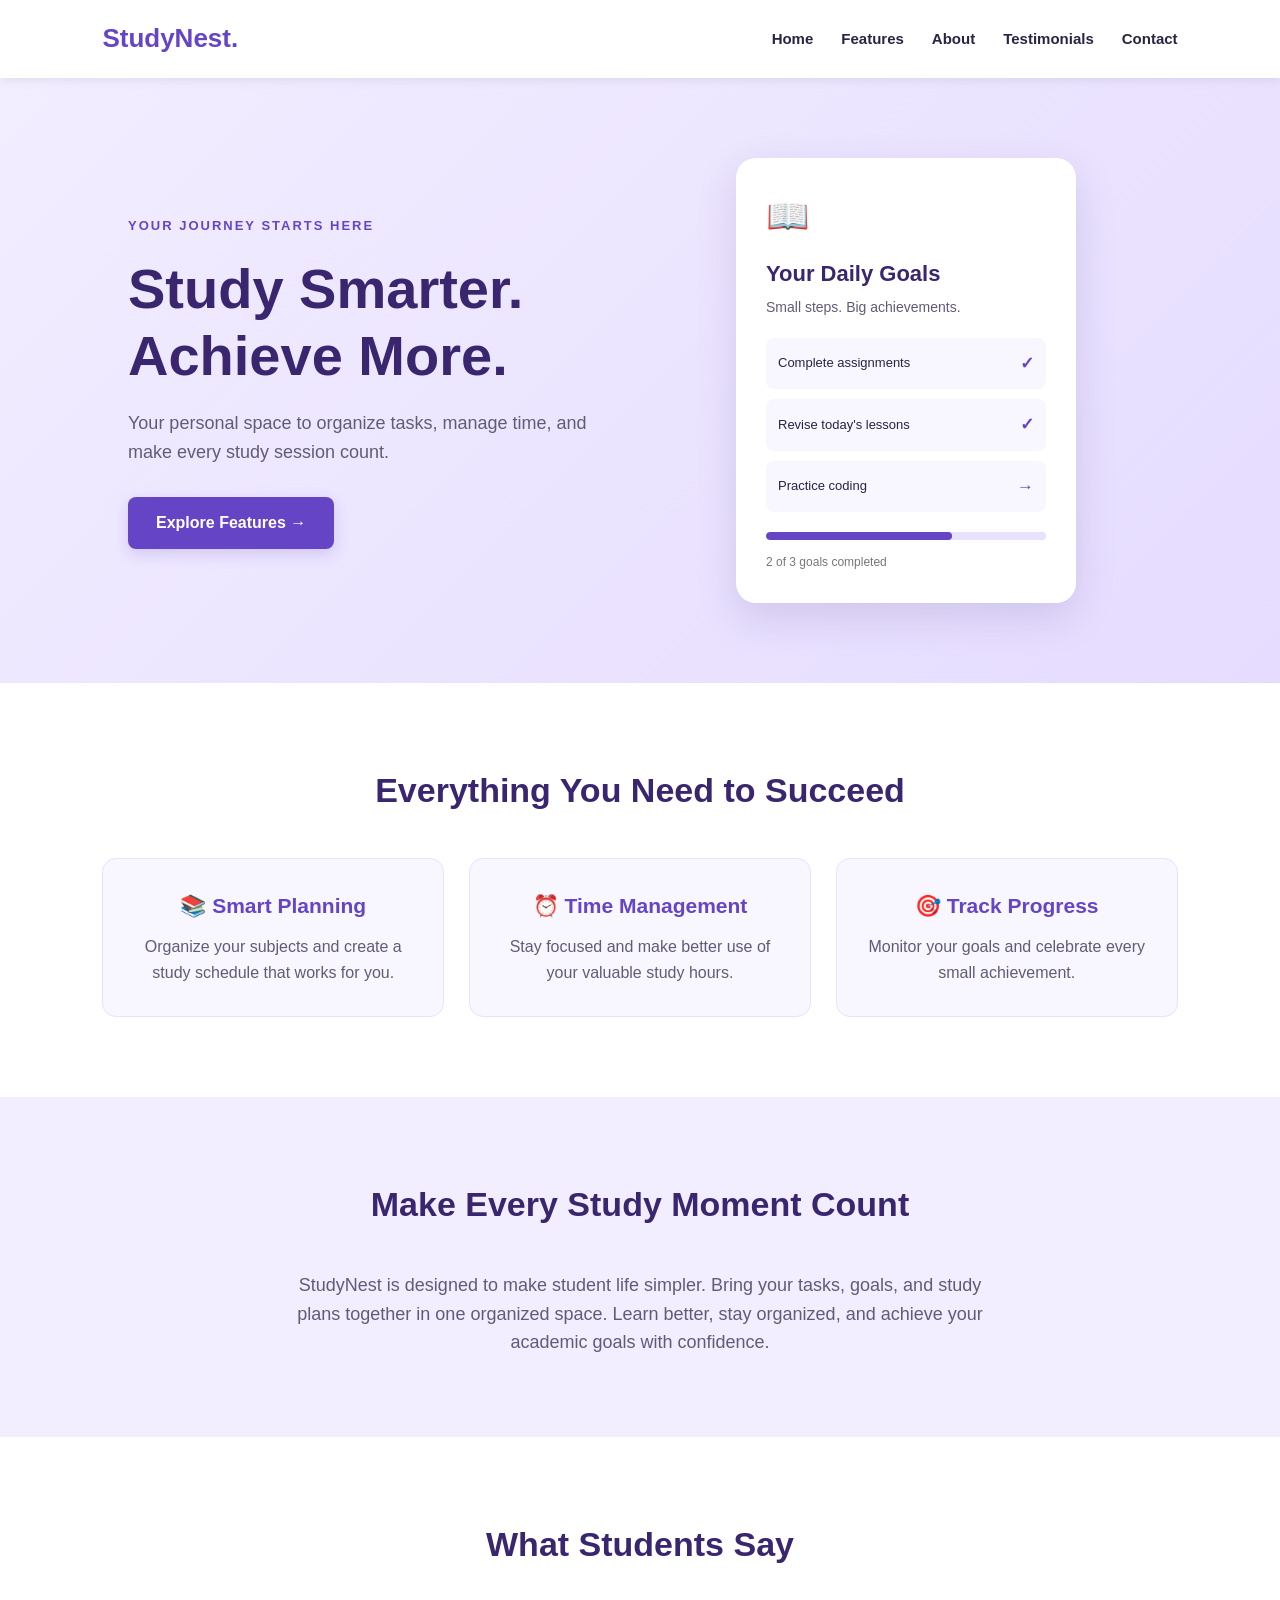
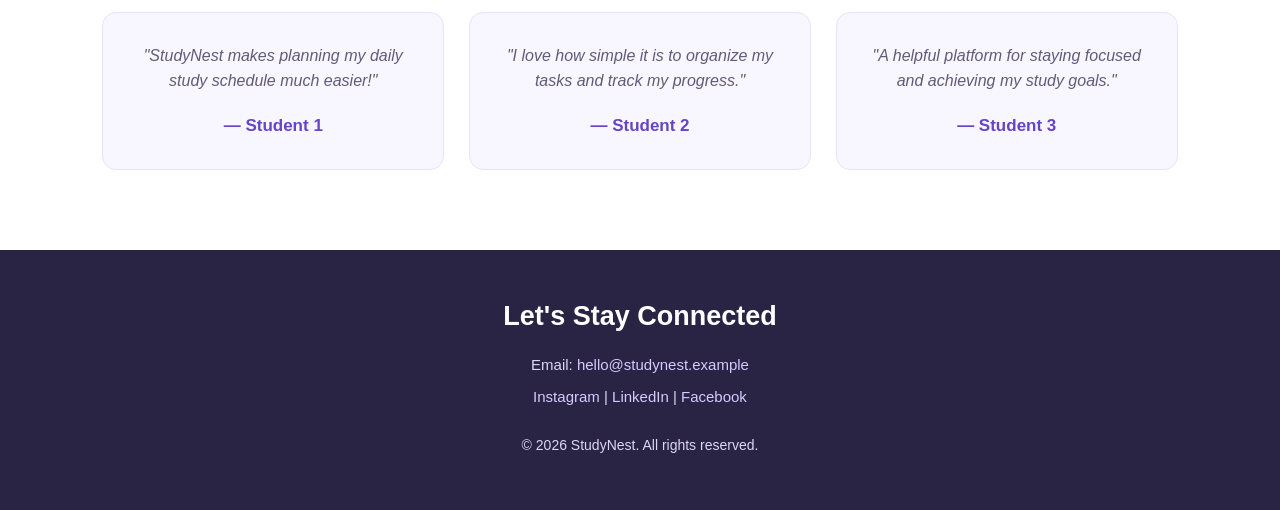
<file: WebDev-L1-LandingPage/index.html>
<!DOCTYPE html>
<html lang="en">

<head>
    <meta charset="UTF-8">
    <meta name="viewport" content="width=device-width, initial-scale=1.0">

    <meta name="description" content="StudyNest helps students organize tasks, manage time and achieve their study goals.">

    <title>StudyNest | Study Smarter, Achieve More</title>

    <link rel="stylesheet" href="style.css">
</head>

<body>

    <!-- NAVIGATION BAR -->
    <header>
        <nav class="navbar">

            <div class="logo">StudyNest.</div>

            <ul class="nav-links">
                <li><a href="#home">Home</a></li>
                <li><a href="#features">Features</a></li>
                <li><a href="#about">About</a></li>
                <li><a href="#testimonials">Testimonials</a></li>
                <li><a href="#contact">Contact</a></li>
            </ul>

        </nav>
    </header>


    <!-- HERO SECTION -->
    <section class="hero" id="home">

        <div class="hero-content">

            <span class="hero-tag">YOUR JOURNEY STARTS HERE</span>

            <h1>
                Study Smarter.<br>
                Achieve More.
            </h1>

            <p>
                Your personal space to organize tasks, manage time,
                and make every study session count.
            </p>

            <a href="#features" class="cta-button">
                Explore Features →
            </a>

        </div>


        <!-- HERO DASHBOARD CARD -->
        <div class="hero-visual">

            <div class="study-card">

                <span class="card-icon">📖</span>

                <h3>Your Daily Goals</h3>

                <p>Small steps. Big achievements.</p>

                <div class="goal">
                    <span>Complete assignments</span>
                    <strong>✓</strong>
                </div>

                <div class="goal">
                    <span>Revise today's lessons</span>
                    <strong>✓</strong>
                </div>

                <div class="goal">
                    <span>Practice coding</span>
                    <strong>→</strong>
                </div>

                <div class="progress-bar">
                    <div class="progress"></div>
                </div>

                <small>2 of 3 goals completed</small>

            </div>

        </div>

    </section>


    <!-- FEATURES SECTION -->
    <section class="features" id="features">

        <h2>Everything You Need to Succeed</h2>

        <div class="feature-container">

            <div class="feature-card">
                <h3>📚 Smart Planning</h3>
                <p>
                    Organize your subjects and create
                    a study schedule that works for you.
                </p>
            </div>

            <div class="feature-card">
                <h3>⏰ Time Management</h3>
                <p>
                    Stay focused and make better use
                    of your valuable study hours.
                </p>
            </div>

            <div class="feature-card">
                <h3>🎯 Track Progress</h3>
                <p>
                    Monitor your goals and celebrate
                    every small achievement.
                </p>
            </div>

        </div>

    </section>


    <!-- ABOUT SECTION -->
    <section class="about" id="about">

        <h2>Make Every Study Moment Count</h2>

        <p>
            StudyNest is designed to make student life simpler.
            Bring your tasks, goals, and study plans together
            in one organized space. Learn better, stay organized,
            and achieve your academic goals with confidence.
        </p>

    </section>


    <!-- TESTIMONIALS SECTION -->
    <section class="features testimonials" id="testimonials">

        <h2>What Students Say</h2>

        <div class="feature-container">

            <div class="feature-card">
                <p>
                    "StudyNest makes planning my daily
                    study schedule much easier!"
                </p>
                <h3>— Student 1</h3>
            </div>

            <div class="feature-card">
                <p>
                    "I love how simple it is to organize
                    my tasks and track my progress."
                </p>
                <h3>— Student 2</h3>
            </div>

            <div class="feature-card">
                <p>
                    "A helpful platform for staying focused
                    and achieving my study goals."
                </p>
                <h3>— Student 3</h3>
            </div>

        </div>

    </section>


    <!-- FOOTER -->
    <footer id="contact">

        <h2>Let's Stay Connected</h2>

        <p>
            Email:
            <a href="mailto:hello@studynest.example">
                hello@studynest.example
            </a>
        </p>

        <p>
            <a href="https://www.instagram.com/">Instagram</a> |
            <a href="https://www.linkedin.com/">LinkedIn</a> |
            <a href="https://www.facebook.com/">Facebook</a>
        </p>

        <p class="copyright">
            © 2026 StudyNest. All rights reserved.
        </p>

    </footer>

</body>

</html>
</file>
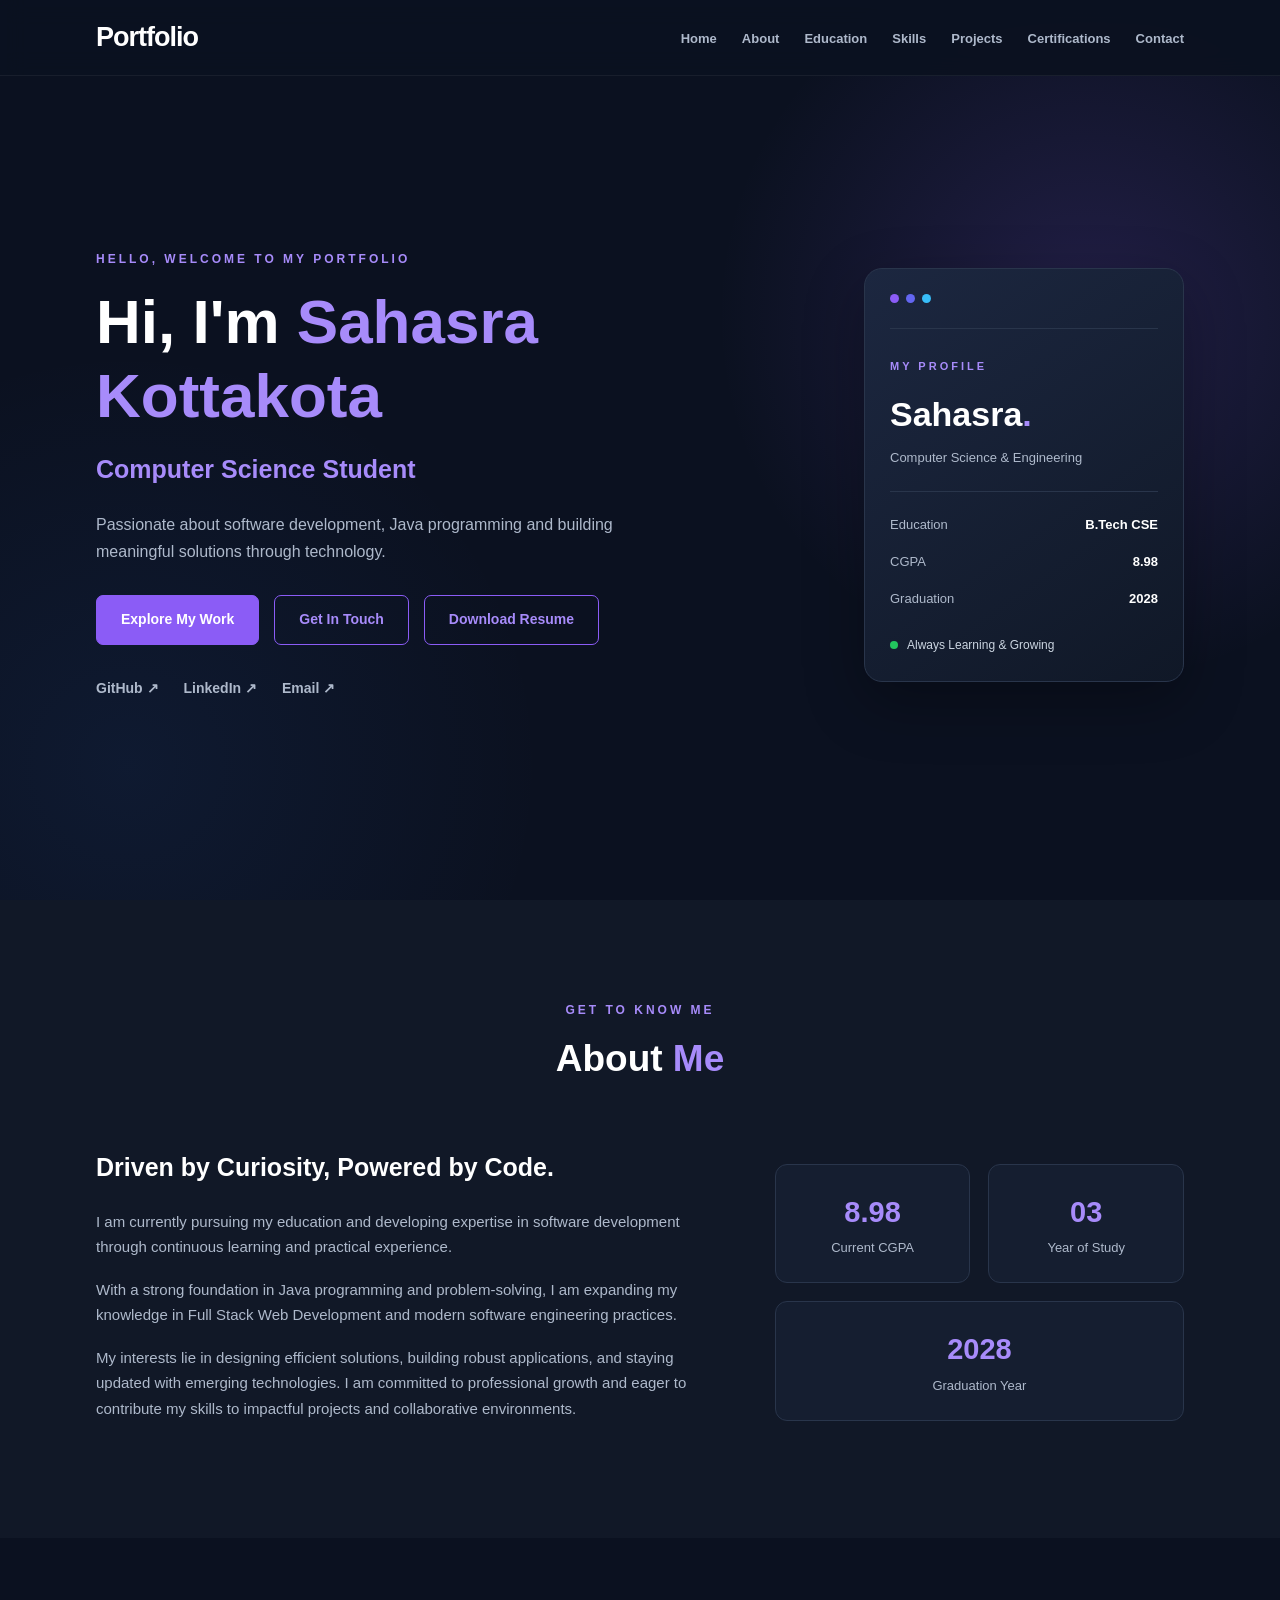
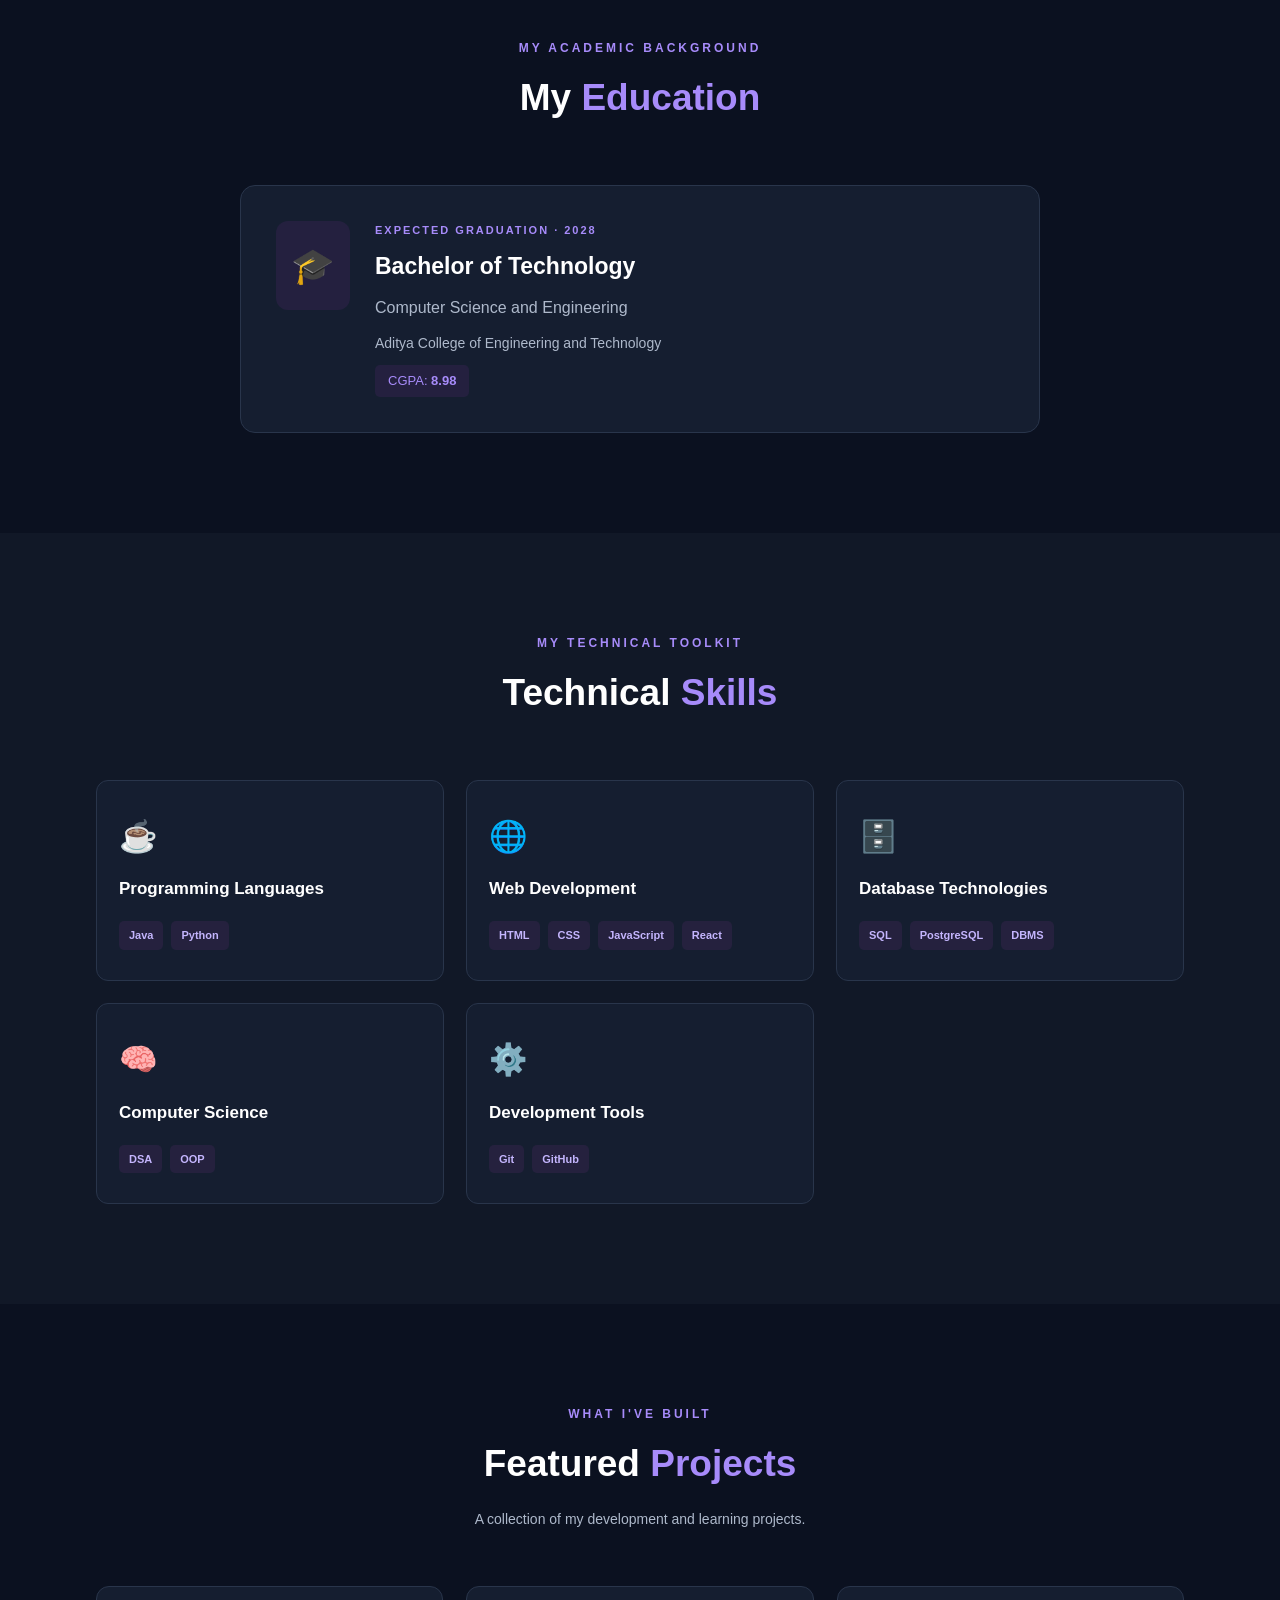
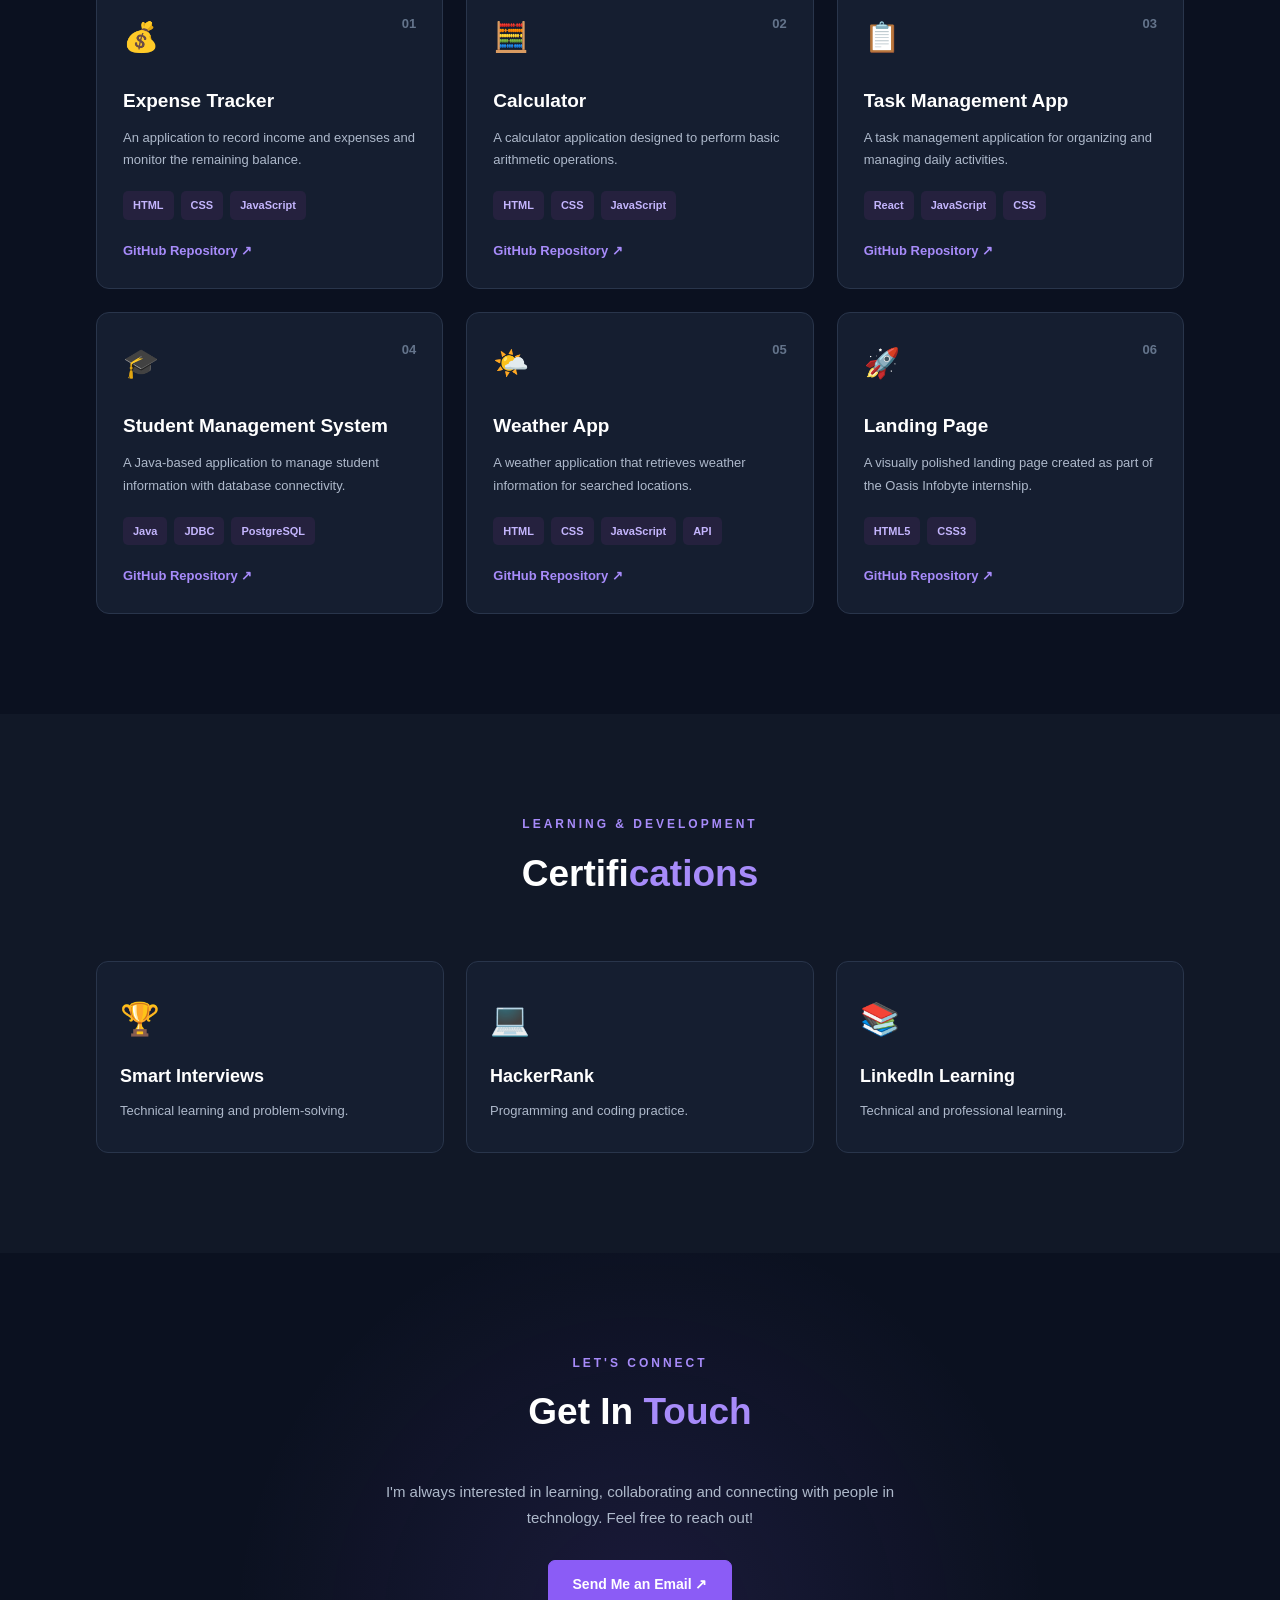
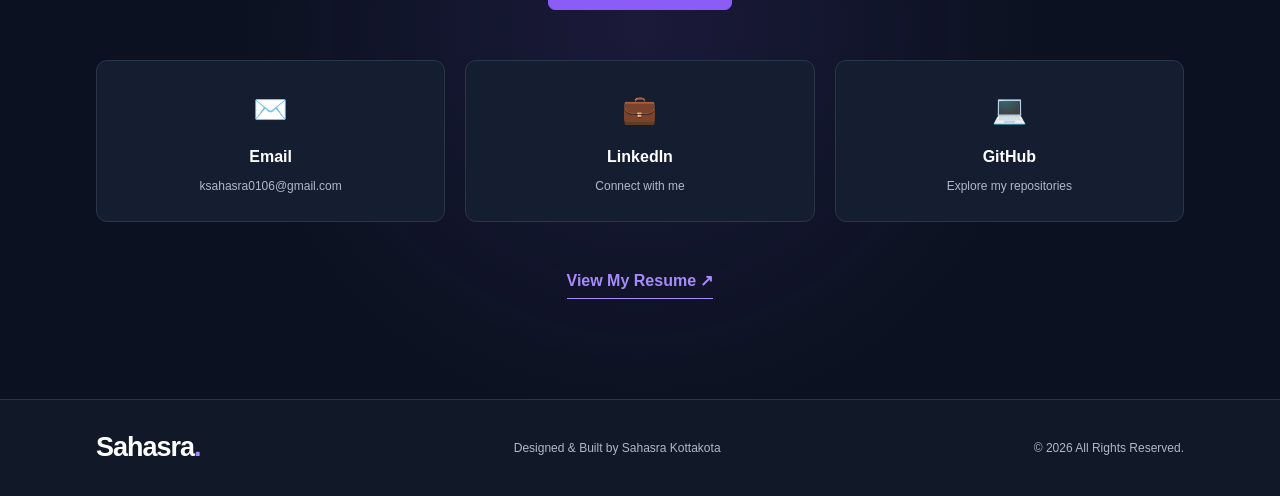
<file: WebDev-L1-Portfolio/index.html>
<!DOCTYPE html>
<html lang="en">
<head>
    <meta charset="UTF-8">
    <meta name="viewport" content="width=device-width, initial-scale=1.0">

    <meta name="description"
        content="Sahasra Kottakota - Computer Science Student, Java Programmer and Aspiring Software Engineer.">

    <meta name="author" content="Sahasra Kottakota">

    <title>Sahasra Kottakota | Portfolio</title>

    <link rel="stylesheet" href="style.css">
</head>

<body>

    <!-- NAVIGATION -->
    <header class="header">
        <nav class="navbar container">

            <a href="#home" class="logo">
                Portfolio<span></span>
            </a>

            <button class="menu-toggle"
                id="menu-toggle"
                aria-label="Toggle navigation"
                aria-expanded="false">
                ☰
            </button>

            <ul class="nav-links" id="nav-links">
                <li><a href="#home">Home</a></li>
                <li><a href="#about">About</a></li>
                <li><a href="#education">Education</a></li>
                <li><a href="#skills">Skills</a></li>
                <li><a href="#projects">Projects</a></li>
                <li><a href="#certifications">Certifications</a></li>
                <li><a href="#contact">Contact</a></li>
            </ul>

        </nav>
    </header>


    <main>

        <!-- HOME SECTION -->
        <section class="hero" id="home">

            <div class="container hero-container">

                <div class="hero-content">

                    <p class="eyebrow">
                        HELLO, WELCOME TO MY PORTFOLIO
                    </p>

                    <h1>
                        Hi, I'm <span>Sahasra Kottakota</span>
                    </h1>

                    <h2>Computer Science Student</h2>

                    <p class="hero-description">
                        Passionate about software development,
                        Java programming and building meaningful
                        solutions through technology.
                    </p>

                    <div class="hero-buttons">

                        <a href="#projects" class="btn primary-btn">
                            Explore My Work
                        </a>

                        <a href="#contact" class="btn outline-btn">
                            Get In Touch
                        </a>
                        <a href="https://drive.google.com/uc?export=download&id=1dr58R462le1DlNO1e77ZEQEIWohCDd-e"
                                class="btn outline-btn"
                                target="_blank"
                                rel="noopener noreferrer">
                                    Download Resume
                        </a>
                    </div>

                    <div class="social-links">

                        <a href="https://github.com/Sahasra0106"
                           target="_blank" rel="noopener noreferrer">
                            GitHub ↗
                        </a>

                        <a href="https://linkedin.com/in/sahasra-kottakota-3ba5a3322"
                           target="_blank" rel="noopener noreferrer">
                            LinkedIn ↗
                        </a>

                        <a href="mailto:ksahasra0106@gmail.com">
                            Email ↗
                        </a>

                    </div>

                </div>

                <div class="hero-card">

                    <div class="profile-decoration">
                        <span class="decoration-dot"></span>
                        <span class="decoration-dot"></span>
                        <span class="decoration-dot"></span>
                    </div>

                    <div class="hero-card-content">

                        <p class="card-label">MY PROFILE</p>

                        <h3>Sahasra<span>.</span></h3>

                        <p>
                            Computer Science & Engineering
                        </p>

                        <div class="card-divider"></div>

                        <div class="quick-info">
                            <span>Education</span>
                            <strong>B.Tech CSE</strong>
                        </div>

                        <div class="quick-info">
                            <span>CGPA</span>
                            <strong>8.98</strong>
                        </div>

                        <div class="quick-info">
                            <span>Graduation</span>
                            <strong>2028</strong>
                        </div>

                        <div class="availability">
                            <span class="status-dot"></span>
                            Always Learning & Growing
                        </div>

                    </div>

                </div>

            </div>

        </section>


        <!-- ABOUT SECTION -->
        <section class="section about-section" id="about">

            <div class="container">

                <div class="section-heading">
                    <p class="eyebrow">GET TO KNOW ME</p>
                    <h2>About <span>Me</span></h2>
                </div>

                <div class="about-content">

                    <div class="about-text">

                        <h3>Driven by Curiosity, Powered by Code.</h3>

                        <p>
                            I am currently pursuing my education and
                            developing expertise in software development
                            through continuous learning and practical
                            experience.
                        </p>

                        <p>
                            With a strong foundation in Java programming
                            and problem-solving, I am expanding my
                            knowledge in Full Stack Web Development
                            and modern software engineering practices.
                        </p>

                        <p>
                            My interests lie in designing efficient
                            solutions, building robust applications,
                            and staying updated with emerging
                            technologies. I am committed to professional
                            growth and eager to contribute my skills
                            to impactful projects and collaborative
                            environments.
                        </p>

                    </div>

                    <div class="about-stats">

                        <div class="stat-card">
                            <h3>8.98</h3>
                            <p>Current CGPA</p>
                        </div>

                        <div class="stat-card">
                            <h3>03</h3>
                            <p>Year of Study</p>
                        </div>

                        <div class="stat-card">
                            <h3>2028</h3>
                            <p>Graduation Year</p>
                        </div>

                    </div>

                </div>

            </div>

        </section>


        <!-- EDUCATION SECTION -->
        <section class="section education-section" id="education">

            <div class="container">

                <div class="section-heading">
                    <p class="eyebrow">MY ACADEMIC BACKGROUND</p>
                    <h2>My <span>Education</span></h2>
                </div>

                <div class="education-card">

                    <div class="education-icon">🎓</div>

                    <div class="education-details">

                        <p class="education-year">
                            EXPECTED GRADUATION · 2028
                        </p>

                        <h3>Bachelor of Technology</h3>

                        <h4>
                            Computer Science and Engineering
                        </h4>

                        <p class="college-name">
                            Aditya College of Engineering and Technology
                        </p>

                        <div class="education-cgpa">
                            CGPA: <strong>8.98</strong>
                        </div>

                    </div>

                </div>

            </div>

        </section>


        <!-- SKILLS SECTION -->
        <section class="section skills-section" id="skills">

            <div class="container">

                <div class="section-heading">
                    <p class="eyebrow">MY TECHNICAL TOOLKIT</p>
                    <h2>Technical <span>Skills</span></h2>
                </div>

                <div class="skills-grid">

                    <div class="skill-card">
                        <div class="skill-icon">☕</div>
                        <h3>Programming Languages</h3>
                        <div class="skill-tags">
                            <span>Java</span>
                            <span>Python</span>
                        </div>
                    </div>

                    <div class="skill-card">
                        <div class="skill-icon">🌐</div>
                        <h3>Web Development</h3>
                        <div class="skill-tags">
                            <span>HTML</span>
                            <span>CSS</span>
                            <span>JavaScript</span>
                            <span>React</span>
                        </div>
                    </div>

                    <div class="skill-card">
                        <div class="skill-icon">🗄️</div>
                        <h3>Database Technologies</h3>
                        <div class="skill-tags">
                            <span>SQL</span>
                            <span>PostgreSQL</span>
                            <span>DBMS</span>
                        </div>
                    </div>

                    <div class="skill-card">
                        <div class="skill-icon">🧠</div>
                        <h3>Computer Science</h3>
                        <div class="skill-tags">
                            <span>DSA</span>
                            <span>OOP</span>
                        </div>
                    </div>

                    <div class="skill-card">
                        <div class="skill-icon">⚙️</div>
                        <h3>Development Tools</h3>
                        <div class="skill-tags">
                            <span>Git</span>
                            <span>GitHub</span>
                        </div>
                    </div>

                </div>

            </div>

        </section>


        <!-- PROJECTS SECTION -->
        <section class="section projects-section" id="projects">

            <div class="container">

                <div class="section-heading">
                    <p class="eyebrow">WHAT I'VE BUILT</p>
                    <h2>Featured <span>Projects</span></h2>
                    <p class="heading-description">
                        A collection of my development and learning projects.
                    </p>
                </div>

                <div class="projects-grid">

                    <article class="project-card">
                        <div class="project-top">
                            <span class="project-icon">💰</span>
                            <span class="project-number">01</span>
                        </div>

                        <h3>Expense Tracker</h3>

                        <p>
                            An application to record income and expenses
                            and monitor the remaining balance.
                        </p>

                        <div class="project-tags">
                            <span>HTML</span>
                            <span>CSS</span>
                            <span>JavaScript</span>
                        </div>

                        <a href="https://github.com/sahasra/expense-tracker" class="project-link"
                           aria-label="Expense Tracker GitHub link">
                            GitHub Repository ↗
                        </a>
                    </article>


                    <article class="project-card">
                        <div class="project-top">
                            <span class="project-icon">🧮</span>
                            <span class="project-number">02</span>
                        </div>

                        <h3>Calculator</h3>

                        <p>
                            A calculator application designed to perform
                            basic arithmetic operations.
                        </p>

                        <div class="project-tags">
                            <span>HTML</span>
                            <span>CSS</span>
                            <span>JavaScript</span>
                        </div>

                        <a href="https://github.com/Sahasra0106/calculator" class="project-link">
                            GitHub Repository ↗
                        </a>
                    </article>


                    <article class="project-card">
                        <div class="project-top">
                            <span class="project-icon">📋</span>
                            <span class="project-number">03</span>
                        </div>

                        <h3>Task Management App</h3>

                        <p>
                            A task management application for organizing
                            and managing daily activities.
                        </p>

                        <div class="project-tags">
                            <span>React</span>
                            <span>JavaScript</span>
                            <span>CSS</span>
                        </div>

                        <a href="https://github.com/Sahasra0106/Task-Management-System" class="project-link">
                            GitHub Repository ↗
                        </a>
                    </article>


                    <article class="project-card">
                        <div class="project-top">
                            <span class="project-icon">🎓</span>
                            <span class="project-number">04</span>
                        </div>

                        <h3>Student Management System</h3>

                        <p>
                            A Java-based application to manage student
                            information with database connectivity.
                        </p>

                        <div class="project-tags">
                            <span>Java</span>
                            <span>JDBC</span>
                            <span>PostgreSQL</span>
                        </div>

                        <a href="#" class="project-link">
                            GitHub Repository ↗
                        </a>
                    </article>


                    <article class="project-card">
                        <div class="project-top">
                            <span class="project-icon">🌤️</span>
                            <span class="project-number">05</span>
                        </div>

                        <h3>Weather App</h3>

                        <p>
                            A weather application that retrieves
                            weather information for searched locations.
                        </p>

                        <div class="project-tags">
                            <span>HTML</span>
                            <span>CSS</span>
                            <span>JavaScript</span>
                            <span>API</span>
                        </div>

                        <a href="https://github.com/Sahasra0106/Weather-App" class="project-link">
                            GitHub Repository ↗
                        </a>
                    </article>


                    <article class="project-card">
                        <div class="project-top">
                            <span class="project-icon">🚀</span>
                            <span class="project-number">06</span>
                        </div>

                        <h3>Landing Page</h3>

                        <p>
                            A visually polished landing page created
                            as part of the Oasis Infobyte internship.
                        </p>

                        <div class="project-tags">
                            <span>HTML5</span>
                            <span>CSS3</span>
                        </div>

                        <a href="https://github.com/Sahasra0106/OIBSIP/tree/main/WebDev-L1-LandingPage"
                           target="_blank" rel="noopener noreferrer"
                           class="project-link">
                            GitHub Repository ↗
                        </a>
                    </article>

                </div>

            </div>

        </section>


        <!-- CERTIFICATIONS SECTION -->
        <section class="section certifications-section"
                 id="certifications">

            <div class="container">

                <div class="section-heading">
                    <p class="eyebrow">LEARNING & DEVELOPMENT</p>
                    <h2>Certifi<span>cations</span></h2>
                </div>

                <div class="certifications-grid">

                    <div class="cert-card">
                        <span class="cert-icon">🏆</span>
                        <h3>Smart Interviews</h3>
                        <p>Technical learning and problem-solving.</p>
                    </div>

                    <div class="cert-card">
                        <span class="cert-icon">💻</span>
                        <h3>HackerRank</h3>
                        <p>Programming and coding practice.</p>
                    </div>

                    <div class="cert-card">
                        <span class="cert-icon">📚</span>
                        <h3>LinkedIn Learning</h3>
                        <p>Technical and professional learning.</p>
                    </div>

                </div>

            </div>

        </section>


        <!-- CONTACT SECTION -->
        <section class="section contact-section" id="contact">

            <div class="container">

                <div class="section-heading">
                    <p class="eyebrow">LET'S CONNECT</p>
                    <h2>Get In <span>Touch</span></h2>
                </div>

                <p class="contact-description">
                    I'm always interested in learning, collaborating
                    and connecting with people in technology.
                    Feel free to reach out!
                </p>

                <a href="mailto:ksahasra0106@gmail.com"
                   class="btn primary-btn">
                    Send Me an Email ↗
                </a>

                <div class="contact-grid">

                    <a href="mailto:ksahasra0106@gmail.com"
                       class="contact-card">
                        <span>✉️</span>
                        <h3>Email</h3>
                        <p>ksahasra0106@gmail.com</p>
                    </a>

                    <a href="https://linkedin.com/in/sahasra-kottakota-3ba5a3322"
                       target="_blank" rel="noopener noreferrer"
                       class="contact-card">
                        <span>💼</span>
                        <h3>LinkedIn</h3>
                        <p>Connect with me</p>
                    </a>

                    <a href="https://github.com/Sahasra0106"
                       target="_blank" rel="noopener noreferrer"
                       class="contact-card">
                        <span>💻</span>
                        <h3>GitHub</h3>
                        <p>Explore my repositories</p>
                    </a>

                </div>

                <!-- Replace # with your hosted resume URL -->
                <a href="https://drive.google.com/file/d/1dr58R462le1DlNO1e77ZEQEIWohCDd-e/view?usp=sharing" class="resume-link" id="resume-link">
                    View My Resume ↗
                </a>

            </div>

        </section>

    </main>


    <!-- FOOTER -->
    <footer class="footer">

        <div class="container footer-content">

            <a href="#home" class="logo">
                Sahasra<span>.</span>
            </a>

            <p>
                Designed & Built by Sahasra Kottakota
            </p>

            <p class="copyright">
                © 2026 All Rights Reserved.
            </p>

        </div>

    </footer>


    <script src="script.js"></script>

</body>
</html>
</file>
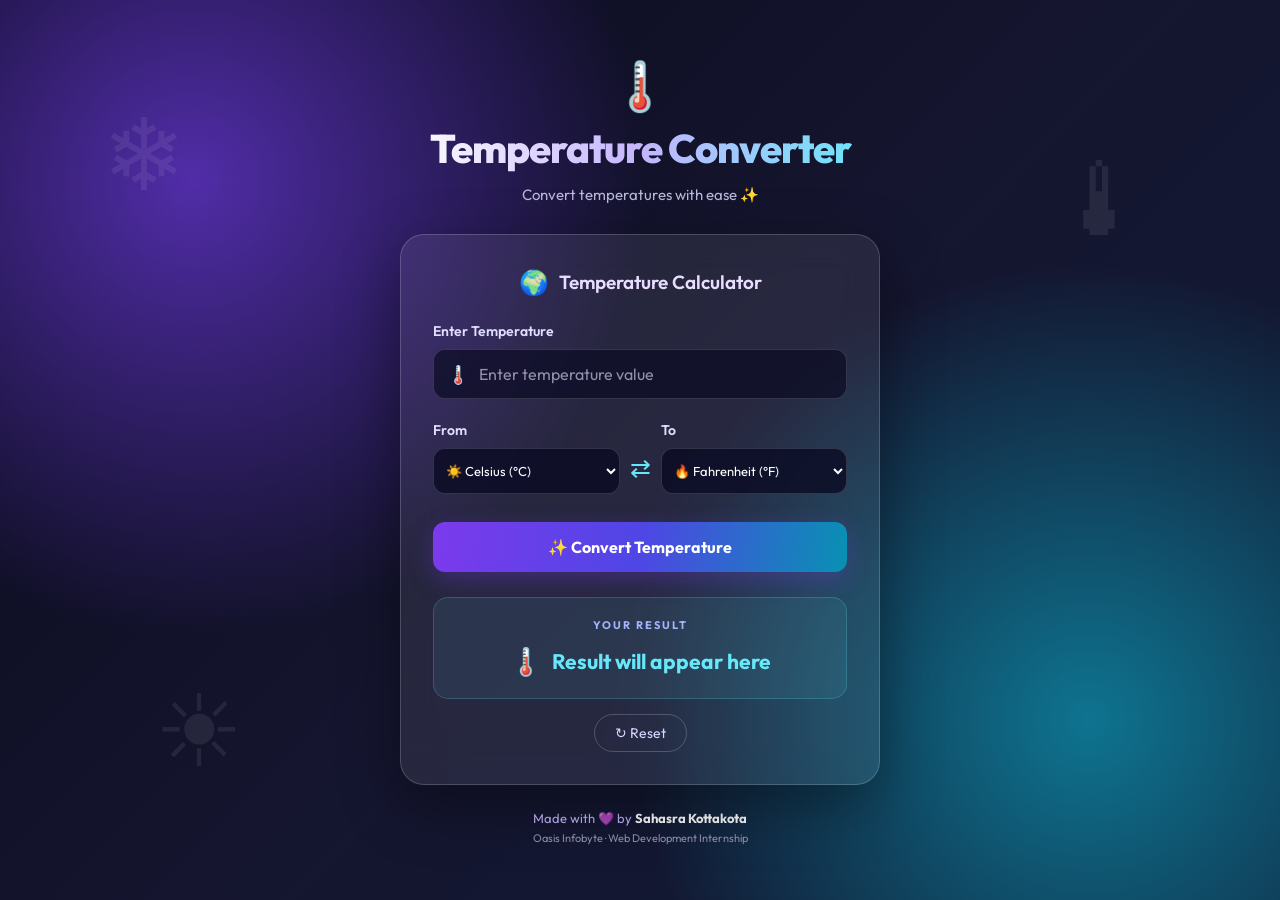
<file: WebDev-L1-TemperatureConverter/index.html>
<!DOCTYPE html>
<html lang="en">
<head>
    <meta charset="UTF-8">
    <meta name="viewport" content="width=device-width, initial-scale=1.0">

    <title>Temperature Converter | Sahasra</title>

    <link rel="stylesheet" href="style.css">

    <link rel="preconnect" href="https://fonts.googleapis.com">
    <link rel="preconnect" href="https://fonts.gstatic.com" crossorigin>

    <link href="https://fonts.googleapis.com/css2?family=Outfit:wght@300;400;500;600;700;800&display=swap" rel="stylesheet">
</head>

<body>

    <div class="background-icon icon-one">❄</div>
    <div class="background-icon icon-two">☀</div>
    <div class="background-icon icon-three">🌡</div>

    <main class="container">

        <div class="heading">
            <div class="main-icon">🌡️</div>

            <h1>Temperature Converter</h1>

            <p>Convert temperatures with ease ✨</p>
        </div>

        <section class="converter">

            <div class="card-heading">
                <span>🌍</span>
                <h2>Temperature Calculator</h2>
            </div>

            <label for="temperature">Enter Temperature</label>

            <div class="input-wrapper">
                <span class="input-icon">🌡️</span>
                <input
                    type="number"
                    id="temperature"
                    placeholder="Enter temperature value"
                    step="any"
                >
            </div>

            <div class="unit-section">

                <div class="unit-box">
                    <label for="fromUnit">From</label>

                    <select id="fromUnit">
                        <option value="C">☀️ Celsius (°C)</option>
                        <option value="F">🔥 Fahrenheit (°F)</option>
                        <option value="K">🌡️ Kelvin (K)</option>
                    </select>
                </div>

                <div class="swap-icon">⇄</div>

                <div class="unit-box">
                    <label for="toUnit">To</label>

                    <select id="toUnit">
                        <option value="F">🔥 Fahrenheit (°F)</option>
                        <option value="C">❄️ Celsius (°C)</option>
                        <option value="K">🌡️ Kelvin (K)</option>
                    </select>
                </div>

            </div>

            <button id="convertBtn">
                ✨ Convert Temperature
            </button>

            <div class="result-box">

                <p class="result-label">YOUR RESULT</p>

                <div id="result" aria-live="polite">
                    <span class="result-symbol">🌡️</span>
                    <span>Result will appear here</span>
                </div>

            </div>

            <button id="resetBtn" class="reset-btn">
                ↻ Reset
            </button>

        </section>

        <footer>
            <p>Made with 💜 by <strong>Sahasra Kottakota</strong></p>
            <p class="footer-subtitle">Oasis Infobyte · Web Development Internship</p>
        </footer>

    </main>

    <script src="script.js"></script>

</body>
</html>
</file>
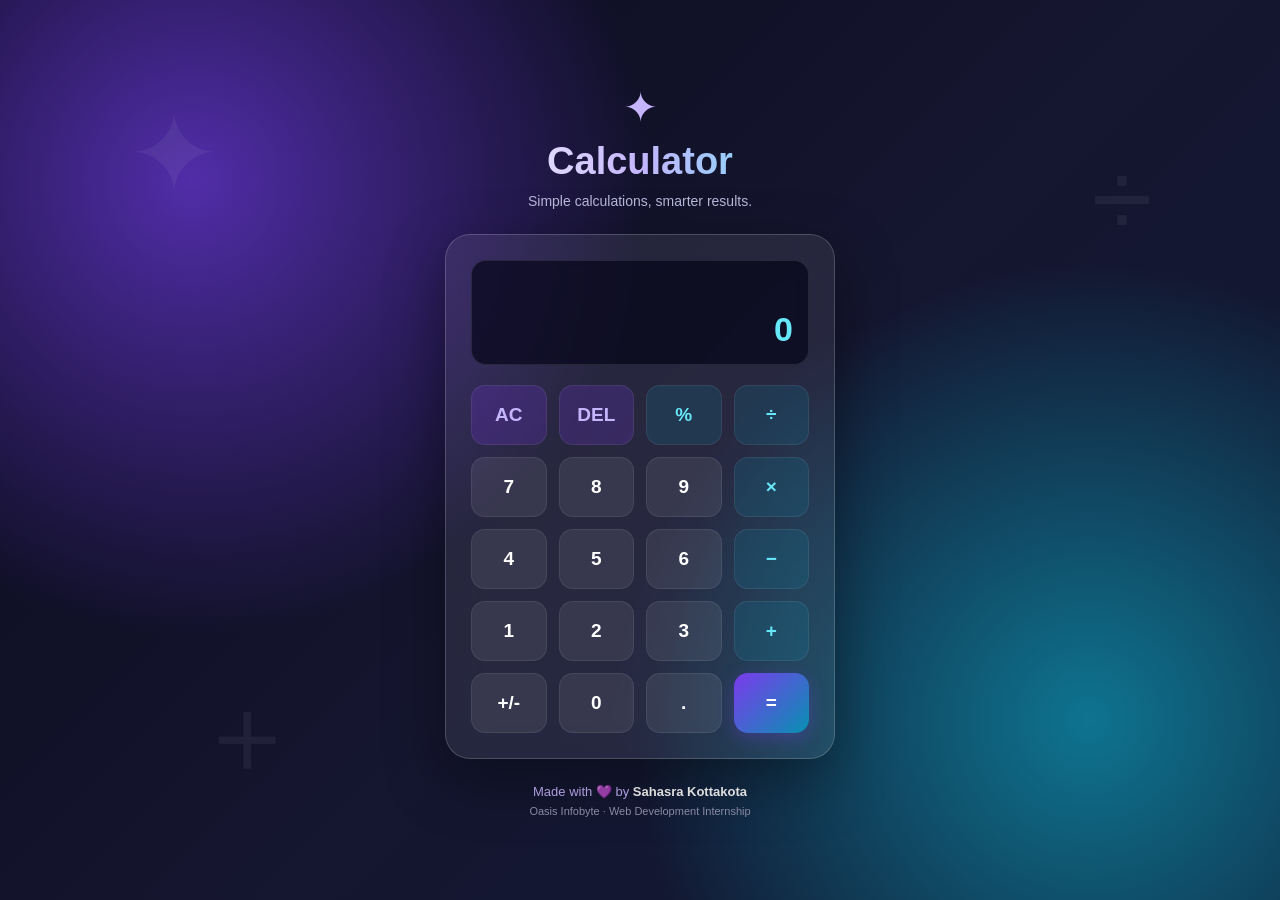
<file: WebDev-L2-Calculator/index.html>
<!DOCTYPE html>
<html lang="en">
<head>
    <meta charset="UTF-8">
    <meta name="viewport" content="width=device-width, initial-scale=1.0">
    <title>Modern Calculator | Sahasra</title>
    <link rel="stylesheet" href="style.css">
</head>
<body>

    <div class="bg-icon icon-one">✦</div>
    <div class="bg-icon icon-two">＋</div>
    <div class="bg-icon icon-three">÷</div>

    <main class="calculator-container">

        <header class="heading">
            <div class="main-icon">✦</div>
            <h1>Calculator</h1>
            <p>Simple calculations, smarter results.</p>
        </header>

        <section class="calculator">

            <div class="display">
                <div id="previousOperand"></div>
                <input type="text" id="display" value="0" readonly
                    aria-label="Calculator display">
            </div>

            <div class="buttons">
                <button class="utility" data-action="clear">AC</button>
                <button class="utility" data-action="delete">DEL</button>
                <button class="operator" data-action="percent">%</button>
                <button class="operator" data-value="/">÷</button>

                <button data-value="7">7</button>
                <button data-value="8">8</button>
                <button data-value="9">9</button>
                <button class="operator" data-value="*">×</button>

                <button data-value="4">4</button>
                <button data-value="5">5</button>
                <button data-value="6">6</button>
                <button class="operator" data-value="-">−</button>

                <button data-value="1">1</button>
                <button data-value="2">2</button>
                <button data-value="3">3</button>
                <button class="operator" data-value="+">+</button>

                <button data-action="sign">+/-</button>
                <button data-value="0">0</button>
                <button data-value=".">.</button>
                <button class="equal" data-action="calculate">=</button>
            </div>

        </section>

        <footer>
            <p>Made with 💜 by <strong>Sahasra Kottakota</strong></p>
            <span>Oasis Infobyte · Web Development Internship</span>
        </footer>

    </main>

    <script src="script.js"></script>
</body>
</html>
</file>
<file: WebDev-L1-LandingPage/style.css>
/* =====================================
   1. GENERAL RESET & GLOBAL STYLES
===================================== */

* {
    margin: 0;
    padding: 0;
    box-sizing: border-box;
}

html {
    scroll-behavior: smooth;
}

body {
    font-family: Arial, sans-serif;
    color: #292344;
    background-color: #ffffff;
    line-height: 1.6;
}

a {
    transition: all 0.3s ease;
}

/* =====================================
   2. NAVIGATION BAR
===================================== */

header {
    background-color: #ffffff;
    position: sticky;
    top: 0;
    z-index: 1000;
    box-shadow: 0 2px 10px rgba(0, 0, 0, 0.08);
}

.navbar {
    display: flex;
    justify-content: space-between;
    align-items: center;
    padding: 18px 8%;
}

.logo {
    font-size: 26px;
    font-weight: bold;
    color: #6545c5;
    cursor: pointer;
}

.nav-links {
    display: flex;
    align-items: center;
    gap: 28px;
    list-style: none;
}

.nav-links a {
    text-decoration: none;
    color: #292344;
    font-weight: 600;
    font-size: 15px;
}

.nav-links a:hover {
    color: #7655dc;
}

/* =====================================
   3. HERO SECTION
===================================== */

.hero {
    min-height: 520px;
    display: flex;
    justify-content: space-between;
    align-items: center;
    gap: 40px;
    padding: 80px 10%;
    background: linear-gradient(
        135deg,
        #f2edff,
        #e5dcff
    );
}

.hero-content {
    flex: 1;
    max-width: 600px;
}

.hero-tag {
    display: inline-block;
    color: #6545c5;
    font-size: 13px;
    font-weight: bold;
    letter-spacing: 2px;
    margin-bottom: 18px;
}

.hero h1 {
    font-size: 56px;
    line-height: 1.2;
    color: #39266f;
    margin-bottom: 20px;
}

.hero p {
    font-size: 18px;
    color: #625b78;
    margin-bottom: 30px;
}

.cta-button {
    display: inline-block;
    background-color: #6545c5;
    color: #ffffff;
    padding: 13px 28px;
    border-radius: 8px;
    text-decoration: none;
    font-weight: bold;
    box-shadow: 0 5px 15px rgba(101, 69, 197, 0.2);
}

.cta-button:hover {
    background-color: #49309c;
    transform: translateY(-3px);
}

/* =====================================
   4. HERO DASHBOARD CARD
===================================== */

.hero-visual {
    flex: 1;
    display: flex;
    justify-content: center;
    align-items: center;
    min-width: 0;
}

.study-card {
    background-color: #ffffff;
    width: 100%;
    max-width: 340px;
    padding: 30px;
    border-radius: 20px;
    box-shadow: 0 15px 40px rgba(70, 45, 130, 0.15);
}

.card-icon {
    font-size: 35px;
}

.study-card h3 {
    color: #39266f;
    font-size: 22px;
    margin: 12px 0 5px;
}

.study-card p {
    font-size: 14px;
    color: #625b78;
    margin-bottom: 20px;
}

.goal {
    display: flex;
    justify-content: space-between;
    align-items: center;
    gap: 10px;
    background-color: #f8f6ff;
    padding: 12px;
    margin-bottom: 10px;
    border-radius: 8px;
    font-size: 13px;
}

.goal strong {
    color: #6545c5;
    font-size: 17px;
}

.progress-bar {
    height: 8px;
    background-color: #e9e2ff;
    border-radius: 10px;
    margin: 20px 0 8px;
    overflow: hidden;
}

.progress {
    width: 66.6%;
    height: 100%;
    background-color: #6545c5;
    border-radius: 10px;
}

.study-card small {
    color: #777777;
    font-size: 12px;
}

/* =====================================
   5. FEATURES SECTION
===================================== */

.features {
    padding: 80px 8%;
    text-align: center;
}

.features h2,
.about h2 {
    font-size: 34px;
    color: #39266f;
    margin-bottom: 40px;
}

.feature-container {
    display: grid;
    grid-template-columns: repeat(3, minmax(0, 1fr));
    gap: 25px;
}

.feature-card {
    background-color: #f8f6ff;
    padding: 30px 22px;
    border-radius: 14px;
    border: 1px solid #e9e2ff;
    transition: transform 0.3s, box-shadow 0.3s;
}

.feature-card:hover {
    transform: translateY(-6px);
    box-shadow: 0 8px 20px rgba(70, 45, 130, 0.12);
}

.feature-card h3 {
    color: #6545c5;
    font-size: 21px;
    margin-bottom: 12px;
}

.feature-card p {
    color: #625b78;
    font-size: 16px;
}

/* =====================================
   6. ABOUT SECTION
===================================== */

.about {
    background-color: #f2edff;
    padding: 80px 10%;
    text-align: center;
}

.about p {
    max-width: 700px;
    margin: auto;
    color: #625b78;
    font-size: 18px;
}

/* =====================================
   7. TESTIMONIALS SECTION
===================================== */

.testimonials {
    background-color: #ffffff;
}

.testimonials .feature-card h3 {
    margin-top: 18px;
    margin-bottom: 0;
    font-size: 17px;
}

.testimonials .feature-card p {
    font-style: italic;
}

/* =====================================
   8. FOOTER
===================================== */

footer {
    background-color: #292344;
    color: #ffffff;
    text-align: center;
    padding: 45px 20px;
}

footer h2 {
    font-size: 27px;
    margin-bottom: 15px;
}

footer p {
    margin: 8px 0;
    color: #ddd6f5;
    font-size: 15px;
}

footer a {
    color: #d7caff;
    text-decoration: none;
}

footer a:hover {
    color: #ffffff;
    text-decoration: underline;
}

.copyright {
    margin-top: 25px;
    font-size: 14px;
}

/* =====================================
   9. TABLET & MOBILE RESPONSIVENESS
===================================== */

@media (max-width: 768px) {

    /* Navigation */

    .navbar {
        flex-direction: column;
        gap: 15px;
        padding: 15px 5%;
    }

    .nav-links {
        gap: 15px;
        flex-wrap: wrap;
        justify-content: center;
    }

    .nav-links a {
        font-size: 14px;
    }

    /* Hero */

    .hero {
        flex-direction: column;
        align-items: flex-start;
        min-height: auto;
        padding: 60px 7%;
    }

    .hero-content {
        width: 100%;
    }

    .hero h1 {
        font-size: 38px;
    }

    .hero p {
        font-size: 16px;
    }

    .hero-visual {
        width: 100%;
    }

    .study-card {
        max-width: 100%;
    }

    /* Features */

    .features {
        padding: 60px 7%;
    }

    .features h2,
    .about h2 {
        font-size: 27px;
    }

    .feature-container {
        grid-template-columns: 1fr;
    }

    /* About */

    .about {
        padding: 60px 7%;
    }

    .about p {
        font-size: 16px;
    }

    /* Footer */

    footer {
        padding: 40px 15px;
    }
}

/* =====================================
   10. SMALL MOBILE SCREENS
===================================== */

@media (max-width: 400px) {

    .logo {
        font-size: 23px;
    }

    .nav-links {
        gap: 10px;
    }

    .nav-links a {
        font-size: 13px;
    }

    .hero h1 {
        font-size: 32px;
    }

    .hero-tag {
        font-size: 11px;
    }

    .study-card {
        padding: 22px;
    }

    .features h2,
    .about h2 {
        font-size: 24px;
    }

    .feature-card {
        padding: 25px 18px;
    }
}
</file>
<file: WebDev-L1-Portfolio/style.css>
/* =====================================
   SAHASRA'S PERSONAL PORTFOLIO
   DARK MODERN THEME
===================================== */

/* GLOBAL STYLES */

:root {
    --bg: #0b1120;
    --bg-light: #111827;
    --card: #151e30;
    --border: #29354b;
    --purple: #a78bfa;
    --purple-dark: #8b5cf6;
    --text: #ffffff;
    --muted: #aeb9cb;
}

* {
    margin: 0;
    padding: 0;
    box-sizing: border-box;
    scroll-behavior: smooth;
}

body {
    font-family: 'Segoe UI', Arial, sans-serif;
    background: var(--bg);
    color: var(--text);
    line-height: 1.7;
}

a {
    text-decoration: none;
}

.container {
    width: 85%;
    max-width: 1200px;
    margin: auto;
}

section {
    scroll-margin-top: 85px;
}

span {
    color: var(--purple);
}


/* NAVIGATION */

.header {
    position: fixed;
    top: 0;
    width: 100%;
    z-index: 1000;
    background: rgba(11, 17, 32, 0.94);
    backdrop-filter: blur(12px);
    border-bottom: 1px solid rgba(255,255,255,0.06);
}

.navbar {
    min-height: 75px;
    display: flex;
    justify-content: space-between;
    align-items: center;
}

.logo {
    font-size: 27px;
    font-weight: 800;
    color: var(--text);
    letter-spacing: -1px;
}

.nav-links {
    display: flex;
    list-style: none;
    gap: 25px;
}

.nav-links a {
    color: var(--muted);
    font-size: 13px;
    font-weight: 600;
    transition: 0.3s;
}

.nav-links a:hover {
    color: var(--purple);
}

.menu-toggle {
    display: none;
    background: none;
    color: white;
    border: none;
    font-size: 26px;
    cursor: pointer;
}


/* HERO SECTION */

.hero {
    min-height: 100vh;
    display: flex;
    align-items: center;
    padding: 130px 0 80px;

    background:
        radial-gradient(
            circle at 85% 35%,
            rgba(139,92,246,0.18),
            transparent 30%
        ),
        radial-gradient(
            circle at 10% 85%,
            rgba(59,130,246,0.08),
            transparent 30%
        ),
        var(--bg);
}

.hero-container {
    display: flex;
    justify-content: space-between;
    align-items: center;
    gap: 60px;
}

.hero-content {
    max-width: 680px;
}

.eyebrow {
    color: var(--purple);
    font-size: 12px;
    font-weight: 800;
    letter-spacing: 3px;
    margin-bottom: 15px;
}

.hero h1 {
    font-size: clamp(38px, 5vw, 62px);
    line-height: 1.2;
    font-weight: 800;
    margin-bottom: 15px;
}

.hero h2 {
    color: var(--purple);
    font-size: 25px;
    margin-bottom: 20px;
}

.hero-description {
    color: var(--muted);
    max-width: 580px;
    font-size: 16px;
    margin-bottom: 30px;
}

.hero-buttons {
    display: flex;
    gap: 15px;
    flex-wrap: wrap;
}

.btn {
    display: inline-block;
    padding: 12px 24px;
    border-radius: 7px;
    font-weight: 700;
    font-size: 14px;
    transition: 0.3s;
}

.primary-btn {
    background: var(--purple-dark);
    color: white;
    border: 1px solid var(--purple-dark);
}

.primary-btn:hover {
    background: #7c3aed;
    transform: translateY(-4px);
    box-shadow: 0 8px 25px rgba(139,92,246,0.25);
}

.outline-btn {
    color: var(--purple);
    border: 1px solid var(--purple-dark);
}

.outline-btn:hover {
    background: var(--purple-dark);
    color: white;
    transform: translateY(-4px);
}

.social-links {
    display: flex;
    gap: 25px;
    margin-top: 32px;
}

.social-links a {
    color: var(--muted);
    font-size: 14px;
    font-weight: 600;
    transition: 0.3s;
}

.social-links a:hover {
    color: var(--purple);
}


/* HERO PROFILE CARD */

.hero-card {
    width: 320px;
    flex-shrink: 0;
    background: linear-gradient(
        145deg,
        #1c2740,
        #101827
    );
    border: 1px solid var(--border);
    border-radius: 18px;
    padding: 25px;
    box-shadow: 0 20px 60px rgba(0,0,0,0.3);
    transition: 0.3s;
}

.hero-card:hover {
    transform: translateY(-7px);
    border-color: var(--purple-dark);
}

.profile-decoration {
    display: flex;
    gap: 7px;
    padding-bottom: 25px;
    border-bottom: 1px solid var(--border);
}

.decoration-dot {
    width: 9px;
    height: 9px;
    background: #8b5cf6;
    border-radius: 50%;
}

.decoration-dot:nth-child(2) {
    background: #6366f1;
}

.decoration-dot:nth-child(3) {
    background: #38bdf8;
}

.hero-card-content {
    padding-top: 28px;
}

.card-label {
    font-size: 11px;
    color: var(--purple);
    letter-spacing: 3px;
    font-weight: bold;
}

.hero-card h3 {
    font-size: 34px;
    margin: 10px 0 3px;
}

.hero-card-content > p:not(.card-label) {
    color: var(--muted);
    font-size: 13px;
}

.card-divider {
    height: 1px;
    background: var(--border);
    margin: 22px 0;
}

.quick-info {
    display: flex;
    justify-content: space-between;
    margin: 15px 0;
    font-size: 13px;
}

.quick-info span {
    color: var(--muted);
}

.availability {
    color: #cbd5e1;
    font-size: 12px;
    margin-top: 25px;
    display: flex;
    align-items: center;
    gap: 9px;
}

.status-dot {
    width: 8px;
    height: 8px;
    background: #22c55e;
    border-radius: 50%;
}


/* COMMON SECTION STYLES */

.section {
    padding: 100px 0;
}

.section-heading {
    text-align: center;
    margin-bottom: 55px;
}

.section-heading h2 {
    font-size: 37px;
    font-weight: 800;
}

.section-heading .eyebrow {
    margin-bottom: 8px;
}

.heading-description {
    color: var(--muted);
    font-size: 14px;
    margin-top: 12px;
}


/* ABOUT SECTION */

.about-section {
    background: var(--bg-light);
}

.about-content {
    display: grid;
    grid-template-columns: 1.5fr 1fr;
    gap: 65px;
    align-items: center;
}

.about-text h3 {
    font-size: 25px;
    margin-bottom: 20px;
}

.about-text p {
    color: var(--muted);
    font-size: 15px;
    margin-bottom: 17px;
}

.about-stats {
    display: grid;
    grid-template-columns: repeat(2, 1fr);
    gap: 18px;
}

.stat-card {
    background: var(--card);
    padding: 23px 15px;
    text-align: center;
    border: 1px solid var(--border);
    border-radius: 12px;
    transition: 0.3s;
}

.stat-card:last-child {
    grid-column: span 2;
}

.stat-card:hover {
    border-color: var(--purple-dark);
    transform: translateY(-5px);
}

.stat-card h3 {
    font-size: 29px;
    color: var(--purple);
}

.stat-card p {
    color: var(--muted);
    font-size: 13px;
}


/* EDUCATION SECTION */

.education-section {
    background: var(--bg);
}

.education-card {
    max-width: 800px;
    margin: auto;
    display: flex;
    gap: 25px;
    align-items: flex-start;
    padding: 35px;
    background: var(--card);
    border: 1px solid var(--border);
    border-radius: 15px;
    transition: 0.3s;
}

.education-card:hover {
    border-color: var(--purple-dark);
}

.education-icon {
    font-size: 35px;
    background: #24203f;
    border-radius: 12px;
    padding: 15px;
}

.education-year {
    font-size: 11px;
    color: var(--purple);
    font-weight: 800;
    letter-spacing: 2px;
}

.education-details h3 {
    font-size: 23px;
    margin: 8px 0;
}

.education-details h4 {
    font-size: 16px;
    color: var(--muted);
    font-weight: 500;
}

.college-name {
    color: var(--muted);
    font-size: 14px;
    margin: 10px 0;
}

.education-cgpa {
    display: inline-block;
    background: #24203f;
    padding: 5px 13px;
    border-radius: 5px;
    color: var(--purple);
    font-size: 13px;
}


/* SKILLS SECTION */

.skills-section {
    background: var(--bg-light);
}

.skills-grid {
    display: grid;
    grid-template-columns: repeat(3, 1fr);
    gap: 22px;
}

.skill-card {
    padding: 30px 22px;
    border-radius: 12px;
    background: var(--card);
    border: 1px solid var(--border);
    transition: 0.3s;
}

.skill-card:hover {
    transform: translateY(-6px);
    border-color: var(--purple-dark);
}

.skill-icon {
    font-size: 31px;
    margin-bottom: 12px;
}

.skill-card h3 {
    font-size: 17px;
    margin-bottom: 17px;
}

.skill-tags {
    display: flex;
    flex-wrap: wrap;
    gap: 8px;
}

.skill-tags span,
.project-tags span {
    background: #25213e;
    color: #c4b5fd;
    padding: 5px 10px;
    border-radius: 5px;
    font-size: 11px;
    font-weight: 600;
}


/* PROJECTS SECTION */

.projects-section {
    background: var(--bg);
}

.projects-grid {
    display: grid;
    grid-template-columns: repeat(3, 1fr);
    gap: 23px;
}

.project-card {
    background: var(--card);
    border: 1px solid var(--border);
    padding: 26px;
    border-radius: 13px;
    display: flex;
    flex-direction: column;
    min-height: 275px;
    transition: 0.3s;
}

.project-card:hover {
    transform: translateY(-7px);
    border-color: var(--purple-dark);
    box-shadow: 0 12px 30px rgba(0,0,0,0.2);
}

.project-top {
    display: flex;
    justify-content: space-between;
    margin-bottom: 22px;
}

.project-icon {
    font-size: 29px;
}

.project-number {
    color: #64748b;
    font-size: 13px;
    font-weight: bold;
}

.project-card h3 {
    font-size: 19px;
    margin-bottom: 10px;
}

.project-card > p {
    color: var(--muted);
    font-size: 13px;
    margin-bottom: 20px;
}

.project-tags {
    display: flex;
    flex-wrap: wrap;
    gap: 7px;
    margin-top: auto;
    margin-bottom: 20px;
}

.project-link {
    color: var(--purple);
    font-size: 13px;
    font-weight: 700;
    transition: 0.3s;
}

.project-link:hover {
    color: white;
}


/* CERTIFICATIONS SECTION */

.certifications-section {
    background: var(--bg-light);
}

.certifications-grid {
    display: grid;
    grid-template-columns: repeat(3, 1fr);
    gap: 22px;
}

.cert-card {
    padding: 30px 23px;
    border: 1px solid var(--border);
    background: var(--card);
    border-radius: 12px;
    transition: 0.3s;
}

.cert-card:hover {
    transform: translateY(-5px);
    border-color: var(--purple-dark);
}

.cert-icon {
    font-size: 32px;
}

.cert-card h3 {
    margin: 15px 0 8px;
    font-size: 18px;
}

.cert-card p {
    color: var(--muted);
    font-size: 13px;
}


/* CONTACT SECTION */

.contact-section {
    text-align: center;
    background:
        radial-gradient(
            circle at center,
            rgba(139,92,246,0.12),
            transparent 55%
        ),
        var(--bg);
}

.contact-description {
    color: var(--muted);
    max-width: 550px;
    margin: -20px auto 30px;
    font-size: 15px;
}

.contact-grid {
    display: grid;
    grid-template-columns: repeat(3, 1fr);
    gap: 20px;
    margin: 50px 0 30px;
}

.contact-card {
    padding: 25px 15px;
    background: var(--card);
    border: 1px solid var(--border);
    border-radius: 11px;
    transition: 0.3s;
}

.contact-card:hover {
    border-color: var(--purple-dark);
    transform: translateY(-5px);
}

.contact-card > span {
    font-size: 28px;
}

.contact-card h3 {
    color: white;
    font-size: 16px;
    margin: 10px 0 5px;
}

.contact-card p {
    color: var(--muted);
    font-size: 12px;
    overflow-wrap: anywhere;
}

.resume-link {
    display: inline-block;
    color: var(--purple);
    font-weight: bold;
    margin-top: 15px;
    border-bottom: 1px solid var(--purple);
    padding-bottom: 4px;
}


/* FOOTER */

.footer {
    padding: 25px 0;
    background: var(--bg-light);
    border-top: 1px solid var(--border);
}

.footer-content {
    display: flex;
    justify-content: space-between;
    align-items: center;
    gap: 15px;
}

.footer-content p {
    color: var(--muted);
    font-size: 12px;
}


/* RESPONSIVE DESIGN */

@media (max-width: 1000px) {

    .nav-links {
        gap: 13px;
    }

    .nav-links a {
        font-size: 11px;
    }

    .hero-container {
        gap: 30px;
    }

    .projects-grid {
        grid-template-columns: repeat(2, 1fr);
    }

    .skills-grid {
        grid-template-columns: repeat(2, 1fr);
    }
}


@media (max-width: 750px) {

    .container {
        width: 88%;
    }

    .menu-toggle {
        display: block;
    }

    .nav-links {
        display: none;
        position: absolute;
        top: 75px;
        left: 0;
        width: 100%;
        background: #111827;
        flex-direction: column;
        padding: 15px 6%;
        gap: 0;
        border-bottom: 1px solid var(--border);
    }

    .nav-links.active {
        display: flex;
    }

    .nav-links a {
        display: block;
        padding: 11px 0;
        font-size: 14px;
    }

    .hero {
        padding: 120px 0 70px;
    }

    .hero-container {
        flex-direction: column;
        align-items: flex-start;
    }

    .hero-content {
        width: 100%;
    }

    .hero-card {
        width: 100%;
        max-width: 400px;
    }

    .about-content {
        grid-template-columns: 1fr;
        gap: 30px;
    }

    .education-card {
        padding: 23px;
    }

    .certifications-grid {
        grid-template-columns: repeat(2, 1fr);
    }

    .footer-content {
        flex-direction: column;
        text-align: center;
    }
}


@media (max-width: 500px) {

    .container {
        width: 90%;
    }

    .section {
        padding: 75px 0;
    }

    .hero h1 {
        font-size: 38px;
    }

    .hero h2 {
        font-size: 21px;
    }

    .hero-description {
        font-size: 14px;
    }

    .section-heading h2 {
        font-size: 30px;
    }

    .about-text h3 {
        font-size: 21px;
    }

    .skills-grid,
    .projects-grid,
    .certifications-grid,
    .contact-grid {
        grid-template-columns: 1fr;
    }

    .education-card {
        flex-direction: column;
        gap: 15px;
    }

    .about-stats {
        gap: 10px;
    }

    .stat-card {
        padding: 17px 10px;
    }

    .social-links {
        gap: 17px;
        flex-wrap: wrap;
    }

    .social-links a {
        font-size: 12px;
    }

    .hero-buttons .btn {
        padding: 11px 17px;
        font-size: 12px;
    }

    .project-card {
        min-height: 250px;
    }

}
</file>
<file: WebDev-L1-TemperatureConverter/style.css>
/* Google Font */
* {
    margin: 0;
    padding: 0;
    box-sizing: border-box;
}

body {
    font-family: 'Outfit', sans-serif;
    min-height: 100vh;
    display: flex;
    justify-content: center;
    align-items: center;
    padding: 25px;
    overflow-x: hidden;
    position: relative;

    background:
        radial-gradient(circle at 15% 20%, #512da8 0%, transparent 35%),
        radial-gradient(circle at 85% 80%, #0e7490 0%, transparent 35%),
        linear-gradient(135deg, #09091b, #15152f, #101b35);

    color: white;
}

/* Background Symbols */
.background-icon {
    position: fixed;
    font-size: 100px;
    opacity: 0.08;
    pointer-events: none;
    animation: float 5s ease-in-out infinite;
}

.icon-one {
    top: 10%;
    left: 8%;
}

.icon-two {
    bottom: 12%;
    left: 12%;
    animation-delay: 1s;
}

.icon-three {
    top: 15%;
    right: 10%;
    animation-delay: 2s;
}

/* Main Container */
.container {
    width: 100%;
    max-width: 480px;
    text-align: center;
    animation: fadeIn 1s ease;
    position: relative;
    z-index: 1;
}

/* Heading */
.main-icon {
    font-size: 48px;
    margin-bottom: 8px;
    animation: float 3s ease-in-out infinite;
}

.heading h1 {
    font-size: clamp(28px, 6vw, 40px);
    font-weight: 800;
    letter-spacing: -1px;

    background: linear-gradient(
        90deg,
        #ffffff,
        #c4b5fd,
        #67e8f9
    );

    background-clip: text;
    -webkit-background-clip: text;
    color: transparent;
}

.heading p {
    color: #b8b8d8;
    font-size: 15px;
    margin: 12px 0 30px;
}

/* Converter Card */
.converter {
    background: rgba(255, 255, 255, 0.08);
    border: 1px solid rgba(255, 255, 255, 0.18);

    backdrop-filter: blur(18px);
    -webkit-backdrop-filter: blur(18px);

    padding: 32px;
    border-radius: 24px;
    text-align: left;

    box-shadow: 0 20px 60px rgba(0, 0, 0, 0.4);

    transition: transform 0.3s ease,
                box-shadow 0.3s ease;
}

.converter:hover {
    transform: translateY(-5px);
    box-shadow: 0 25px 70px rgba(91, 33, 182, 0.2);
}

/* Card Heading */
.card-heading {
    display: flex;
    align-items: center;
    justify-content: center;
    gap: 10px;
    margin-bottom: 25px;
}

.card-heading span {
    font-size: 24px;
}

.card-heading h2 {
    color: #e9ddff;
    font-size: 19px;
    font-weight: 600;
}

/* Labels */
.converter label {
    display: block;
    color: #e0ddff;
    font-size: 14px;
    font-weight: 600;
    margin-bottom: 9px;
}

/* Input */
.input-wrapper {
    position: relative;
}

.input-icon {
    position: absolute;
    left: 14px;
    top: 50%;
    transform: translateY(-50%);
    font-size: 18px;
}

.converter input {
    width: 100%;
    padding: 14px 15px 14px 45px;

    border: 1px solid rgba(255, 255, 255, 0.15);
    border-radius: 12px;

    font-family: inherit;
    font-size: 16px;
    color: white;

    background: rgba(10, 10, 35, 0.7);
    outline: none;

    transition: 0.3s ease;
}

.converter input::placeholder {
    color: #9292ad;
}

.converter input:focus {
    border-color: #a78bfa;
    box-shadow: 0 0 15px rgba(167, 139, 250, 0.25);
}

/* Unit Selection */
.unit-section {
    display: flex;
    align-items: end;
    gap: 10px;
    margin-top: 22px;
}

.unit-box {
    flex: 1;
    min-width: 0;
}

.converter select {
    width: 100%;
    padding: 13px 8px;

    border: 1px solid rgba(255, 255, 255, 0.15);
    border-radius: 12px;

    font-family: inherit;
    font-size: 13px;
    color: white;

    background: rgba(10, 10, 35, 0.8);
    outline: none;
    cursor: pointer;
}

.converter select:focus {
    border-color: #a78bfa;
}

.converter select option {
    background: #17172f;
    color: white;
}

.swap-icon {
    font-size: 25px;
    color: #67e8f9;
    padding-bottom: 10px;
}

/* Convert Button */
#convertBtn {
    width: 100%;
    padding: 15px;
    margin-top: 28px;

    border: none;
    border-radius: 12px;

    background: linear-gradient(
        100deg,
        #7c3aed,
        #4f46e5,
        #0891b2
    );

    color: white;
    font-family: inherit;
    font-size: 16px;
    font-weight: 700;

    cursor: pointer;

    box-shadow: 0 8px 25px rgba(124, 58, 237, 0.3);

    transition: all 0.3s ease;
}

#convertBtn:hover {
    transform: translateY(-3px);
    box-shadow: 0 12px 30px rgba(124, 58, 237, 0.5);
    filter: brightness(1.15);
}

#convertBtn:active {
    transform: scale(0.98);
}

/* Result Box */
.result-box {
    margin-top: 25px;
    padding: 20px 12px;

    text-align: center;

    border-radius: 15px;

    background: rgba(103, 232, 249, 0.08);
    border: 1px solid rgba(103, 232, 249, 0.2);

    transition: 0.3s ease;
}

.result-label {
    color: #a5b4fc;
    font-size: 11px;
    font-weight: 700;
    letter-spacing: 2px;
    margin-bottom: 12px;
}

#result {
    display: flex;
    justify-content: center;
    align-items: center;
    flex-wrap: wrap;
    gap: 9px;

    color: #67e8f9;
    font-size: 21px;
    font-weight: 700;
    overflow-wrap: anywhere;
}

.result-symbol {
    font-size: 27px;
}

/* Reset Button */
.reset-btn {
    display: block;
    margin: 15px auto 0;
    padding: 9px 20px;

    border: 1px solid rgba(255, 255, 255, 0.2);
    border-radius: 20px;

    color: #d8d4ff;
    background: transparent;

    font-family: inherit;
    font-size: 14px;
    cursor: pointer;

    transition: 0.3s ease;
}

.reset-btn:hover {
    background: rgba(255, 255, 255, 0.1);
    border-color: #a78bfa;
}

/* Footer */
footer {
    margin-top: 25px;
    color: #c4b5fd;
    font-size: 13px;
}

footer strong {
    color: white;
}

.footer-subtitle {
    color: #9292ad;
    margin-top: 5px;
    font-size: 11px;
}

/* Animations */
@keyframes fadeIn {
    from {
        opacity: 0;
        transform: translateY(25px);
    }

    to {
        opacity: 1;
        transform: translateY(0);
    }
}

@keyframes float {
    0%, 100% {
        transform: translateY(0);
    }

    50% {
        transform: translateY(-15px);
    }
}

/* Mobile Responsive */
@media (max-width: 480px) {

    body {
        padding: 18px;
    }

    .converter {
        padding: 24px 18px;
    }

    .heading h1 {
        font-size: 29px;
    }

    .unit-section {
        gap: 7px;
    }

    .converter select {
        font-size: 11px;
        padding: 12px 5px;
    }

    #result {
        font-size: 18px;
    }

    .background-icon {
        font-size: 65px;
    }
}
</file>
<file: WebDev-L2-Calculator/style.css>
* {
    margin: 0;
    padding: 0;
    box-sizing: border-box;
}

body {
    min-height: 100vh;
    display: flex;
    justify-content: center;
    align-items: center;
    padding: 25px;
    overflow-x: hidden;
    font-family: 'Segoe UI', sans-serif;
    color: white;

    background:
        radial-gradient(circle at 15% 20%, #512da8 0%, transparent 35%),
        radial-gradient(circle at 85% 80%, #0e7490 0%, transparent 35%),
        linear-gradient(135deg, #09091b, #15152f, #101b35);
}

.bg-icon {
    position: fixed;
    font-size: 110px;
    color: white;
    opacity: 0.06;
    pointer-events: none;
    animation: float 5s ease-in-out infinite;
}

.icon-one {
    top: 10%;
    left: 10%;
}

.icon-two {
    bottom: 10%;
    left: 15%;
    animation-delay: 1s;
}

.icon-three {
    top: 15%;
    right: 10%;
    animation-delay: 2s;
}

.calculator-container {
    width: 100%;
    max-width: 390px;
    text-align: center;
    position: relative;
    z-index: 1;
    animation: appear 0.8s ease;
}

.main-icon {
    font-size: 42px;
    color: #c4b5fd;
    margin-bottom: 8px;
}

.heading h1 {
    font-size: 38px;
    font-weight: 800;
    background: linear-gradient(90deg, #fff, #c4b5fd, #67e8f9);
    background-clip: text;
    -webkit-background-clip: text;
    color: transparent;
}

.heading p {
    color: #b8b8d8;
    margin: 10px 0 25px;
    font-size: 14px;
}

.calculator {
    padding: 25px;
    border-radius: 25px;
    background: rgba(255, 255, 255, 0.08);
    border: 1px solid rgba(255, 255, 255, 0.18);
    backdrop-filter: blur(18px);
    -webkit-backdrop-filter: blur(18px);
    box-shadow: 0 20px 60px rgba(0, 0, 0, 0.4);
    transition: 0.3s ease;
}

.calculator:hover {
    transform: translateY(-4px);
    box-shadow: 0 25px 65px rgba(91, 33, 182, 0.25);
}

.display {
    min-height: 105px;
    padding: 15px;
    margin-bottom: 20px;
    border-radius: 15px;
    background: rgba(5, 5, 25, 0.7);
    border: 1px solid rgba(255, 255, 255, 0.1);
    text-align: right;
    display: flex;
    flex-direction: column;
    justify-content: flex-end;
}

#previousOperand {
    min-height: 22px;
    color: #aaa5c8;
    font-size: 14px;
    overflow-wrap: anywhere;
}

#display {
    width: 100%;
    background: transparent;
    border: none;
    outline: none;
    color: #67e8f9;
    text-align: right;
    font-size: 34px;
    font-weight: 700;
}

.buttons {
    display: grid;
    grid-template-columns: repeat(4, 1fr);
    gap: 12px;
}

.buttons button {
    height: 60px;
    border: 1px solid rgba(255, 255, 255, 0.08);
    border-radius: 14px;
    background: rgba(255, 255, 255, 0.08);
    color: white;
    font-size: 19px;
    font-weight: 600;
    cursor: pointer;
    transition: 0.2s ease;
}

.buttons button:hover {
    background: rgba(167, 139, 250, 0.3);
    transform: translateY(-3px);
    border-color: #a78bfa;
}

.buttons button:active {
    transform: scale(0.94);
}

.buttons .utility {
    color: #c4b5fd;
    background: rgba(124, 58, 237, 0.2);
}

.buttons .operator {
    color: #67e8f9;
    background: rgba(8, 145, 178, 0.15);
}

.buttons .equal {
    background: linear-gradient(135deg, #7c3aed, #0891b2);
    color: white;
    border: none;
    box-shadow: 0 5px 18px rgba(124, 58, 237, 0.3);
}

.buttons .equal:hover {
    filter: brightness(1.2);
}

footer {
    margin-top: 25px;
    color: #c4b5fd;
    font-size: 13px;
}

footer strong {
    color: white;
}

footer span {
    display: block;
    color: #9292ad;
    margin-top: 6px;
    font-size: 11px;
}

@keyframes appear {
    from {
        opacity: 0;
        transform: translateY(25px);
    }
    to {
        opacity: 1;
        transform: translateY(0);
    }
}

@keyframes float {
    0%, 100% {
        transform: translateY(0);
    }
    50% {
        transform: translateY(-15px);
    }
}

@media (max-width: 480px) {
    body {
        padding: 18px;
    }

    .calculator {
        padding: 20px 15px;
    }

    .buttons {
        gap: 9px;
    }

    .buttons button {
        height: 55px;
        font-size: 17px;
    }

    .heading h1 {
        font-size: 32px;
    }

    #display {
        font-size: 29px;
    }
}
</file>
